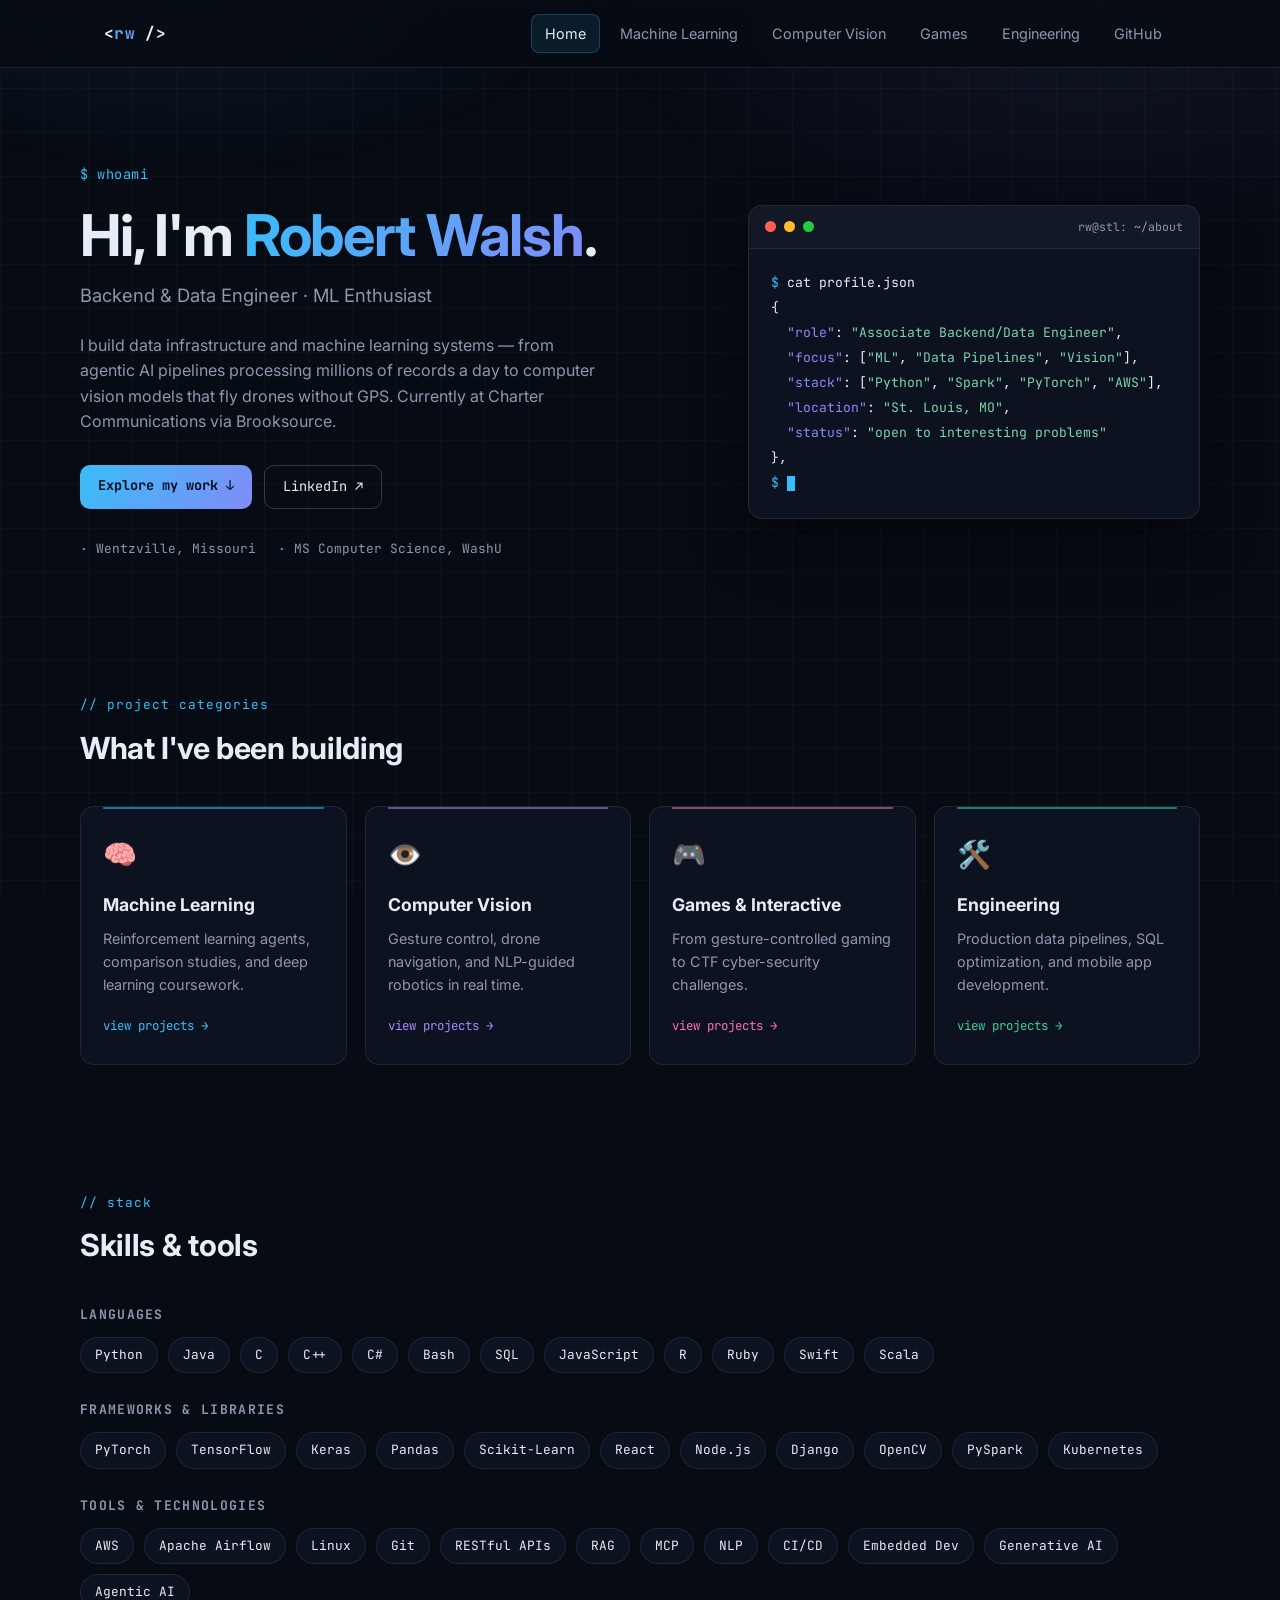
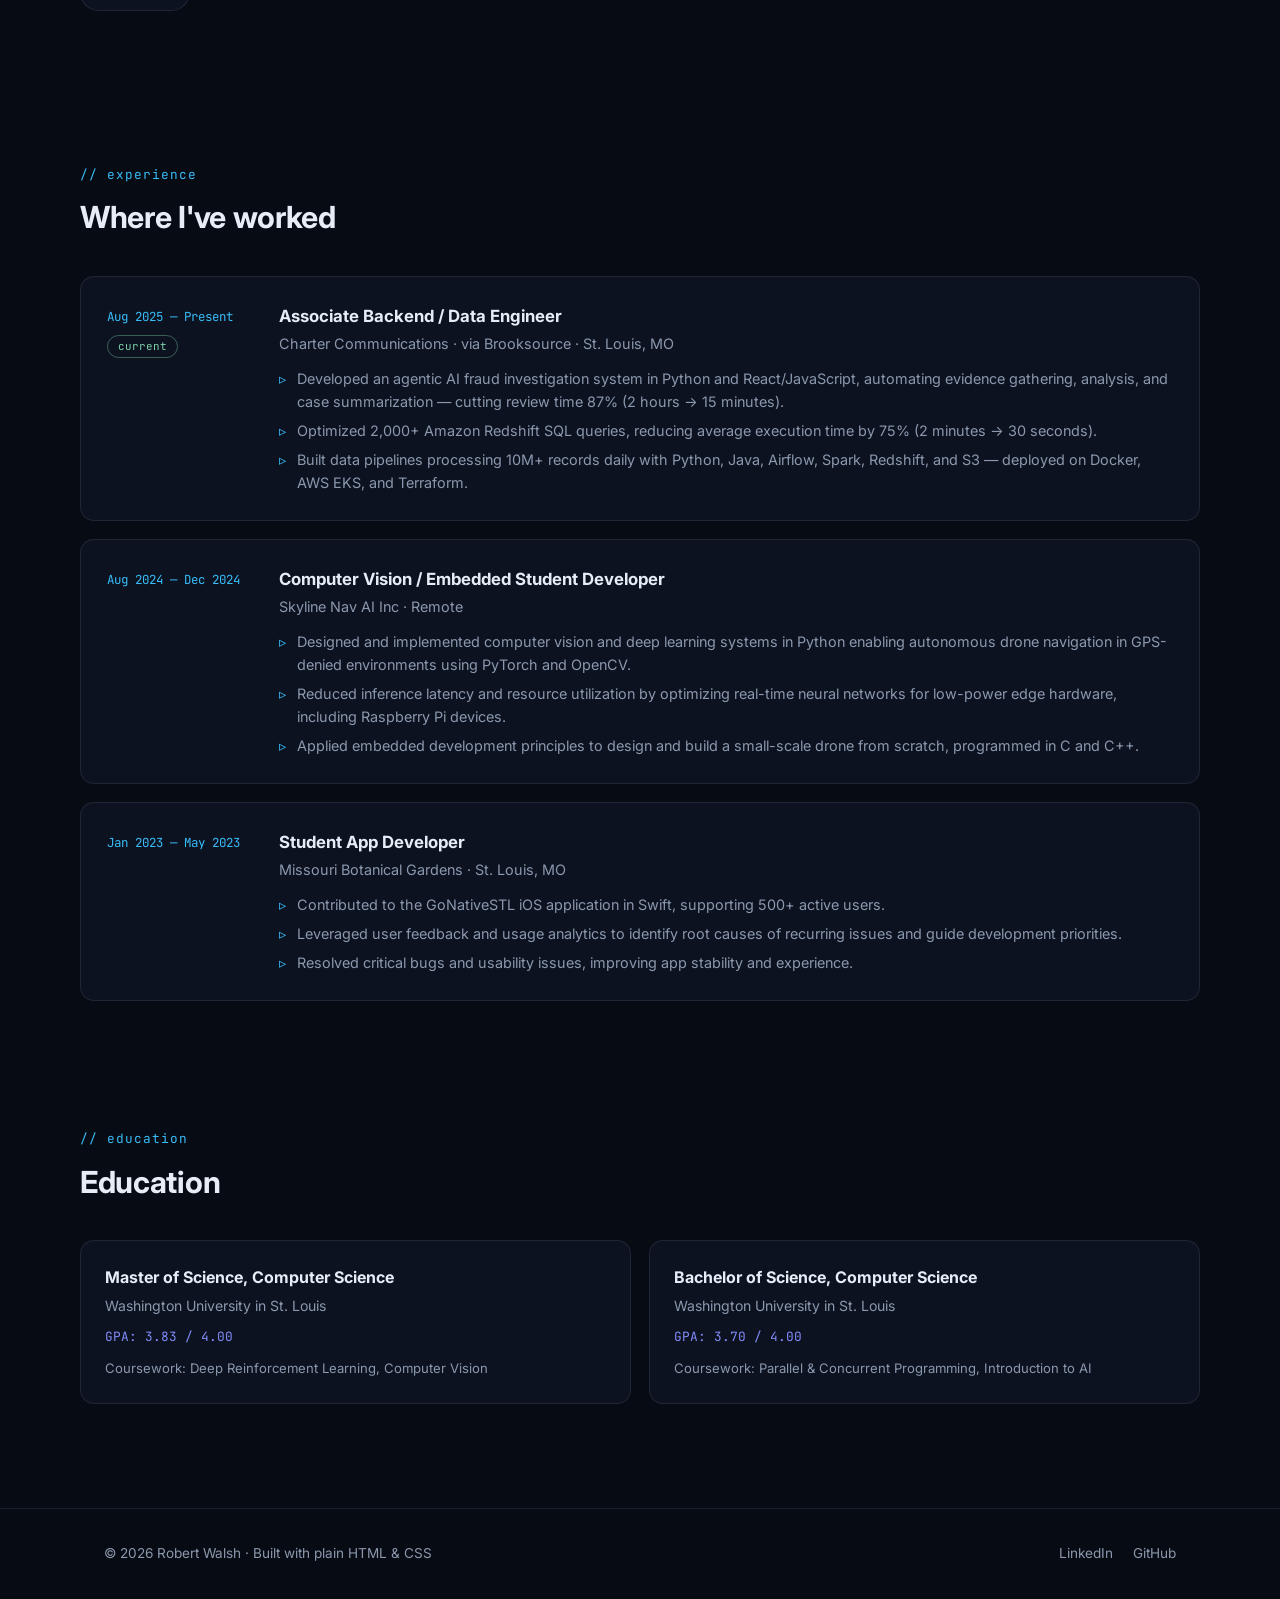
<file: index.html>
<!DOCTYPE html>
<html lang="en">
<head>
  <meta charset="UTF-8" />
  <meta name="viewport" content="width=device-width, initial-scale=1.0" />
  <title>Robert Walsh — Backend, Data &amp; ML Engineer</title>
  <meta name="description" content="Personal website of Robert Walsh — backend & data engineer with a focus on machine learning, computer vision, and embedded systems." />
  <link rel="preconnect" href="https://fonts.googleapis.com" />
  <link rel="preconnect" href="https://fonts.gstatic.com" crossorigin />
  <link href="https://fonts.googleapis.com/css2?family=Inter:wght@400;500;600;700&family=JetBrains+Mono:wght@400;500;700&display=swap" rel="stylesheet" />
  <link rel="stylesheet" href="css/style.css" />
</head>
<body>

  <!-- ================= Header / Nav ================= -->
  <header class="nav">
    <div class="nav-inner">
      <a href="index.html" class="logo">&lt;<span class="logo-accent">rw</span> /&gt;</a>
      <button class="nav-toggle" aria-label="Toggle navigation" aria-expanded="false">☰</button>
      <nav class="nav-links">
        <a href="index.html" class="active">Home</a>
        <a href="machine-learning.html">Machine Learning</a>
        <a href="computer-vision.html">Computer Vision</a>
        <a href="games.html">Games</a>
        <a href="engineering.html">Engineering</a>
        <a href="https://github.com/rwalsh7231" target="_blank" rel="noopener">GitHub</a>
      </nav>
    </div>
  </header>

  <main>
    <!-- ================= Hero ================= -->
    <section class="hero container">
      <div>
        <p class="hero-label">$ whoami</p>
        <h1>Hi, I'm <span class="gradient">Robert Walsh</span>.</h1>
        <p class="hero-role">Backend &amp; Data Engineer · ML Enthusiast</p>
        <p class="desc">
          I build data infrastructure and machine learning systems — from agentic AI
          pipelines processing millions of records a day to computer vision models that
          fly drones without GPS. Currently at Charter Communications via Brooksource.
        </p>
        <div class="hero-actions">
          <a class="btn btn-primary" href="#projects">Explore my work ↓</a>
          <a class="btn" href="https://www.linkedin.com/in/robjwalsh" target="_blank" rel="noopener">LinkedIn ↗</a>
        </div>
        <div class="hero-meta">
          <span>Wentzville, Missouri</span>
          <span>MS Computer Science, WashU</span>
        </div>
      </div>

      <div class="terminal">
        <div class="terminal-bar">
          <span class="dot"></span><span class="dot"></span><span class="dot"></span>
          <span class="title">rw@stl: ~/about</span>
        </div>
        <div class="terminal-body">
          <div><span class="t-prompt">$</span> cat profile.json</div>
          <div>{</div>
          <div>&nbsp;&nbsp;<span class="t-key">"role"</span>: <span class="t-val">"Associate Backend/Data Engineer"</span>,</div>
          <div>&nbsp;&nbsp;<span class="t-key">"focus"</span>: [<span class="t-val">"ML"</span>, <span class="t-val">"Data Pipelines"</span>, <span class="t-val">"Vision"</span>],</div>
          <div>&nbsp;&nbsp;<span class="t-key">"stack"</span>: [<span class="t-val">"Python"</span>, <span class="t-val">"Spark"</span>, <span class="t-val">"PyTorch"</span>, <span class="t-val">"AWS"</span>],</div>
          <div>&nbsp;&nbsp;<span class="t-key">"location"</span>: <span class="t-val">"St. Louis, MO"</span>,</div>
          <div>&nbsp;&nbsp;<span class="t-key">"status"</span>: <span class="t-val">"open to interesting problems"</span></div>
          <div>},</div>
          <div><span class="t-prompt">$</span> <span class="t-cursor"></span></div>
        </div>
      </div>
    </section>

    <!-- ================= Project categories ================= -->
    <section class="section container" id="projects">
      <div class="section-head">
        <p class="section-label">// project categories</p>
        <h2>What I've been building</h2>
      </div>
      <div class="category-grid">
        <a class="category-card reveal" style="--cat:#38bdf8" href="machine-learning.html">
          <span class="icon">🧠</span>
          <h3>Machine Learning</h3>
          <p>Reinforcement learning agents, comparison studies, and deep learning coursework.</p>
          <span class="go">view projects →</span>
        </a>
        <a class="category-card reveal" style="--cat:#a78bfa" href="computer-vision.html">
          <span class="icon">👁️</span>
          <h3>Computer Vision</h3>
          <p>Gesture control, drone navigation, and NLP-guided robotics in real time.</p>
          <span class="go">view projects →</span>
        </a>
        <a class="category-card reveal" style="--cat:#f472b6" href="games.html">
          <span class="icon">🎮</span>
          <h3>Games &amp; Interactive</h3>
          <p>From gesture-controlled gaming to CTF cyber-security challenges.</p>
          <span class="go">view projects →</span>
        </a>
        <a class="category-card reveal" style="--cat:#34d399" href="engineering.html">
          <span class="icon">🛠️</span>
          <h3>Engineering</h3>
          <p>Production data pipelines, SQL optimization, and mobile app development.</p>
          <span class="go">view projects →</span>
        </a>
      </div>
    </section>

    <!-- ================= Skills ================= -->
    <section class="section container">
      <div class="section-head">
        <p class="section-label">// stack</p>
        <h2>Skills &amp; tools</h2>
      </div>
      <div class="reveal">
        <div class="skill-group">
          <h3>Languages</h3>
          <div class="chips">
            <span class="chip">Python</span><span class="chip">Java</span><span class="chip">C</span>
            <span class="chip">C++</span><span class="chip">C#</span><span class="chip">Bash</span>
            <span class="chip">SQL</span><span class="chip">JavaScript</span><span class="chip">R</span>
            <span class="chip">Ruby</span><span class="chip">Swift</span><span class="chip">Scala</span>
          </div>
        </div>
        <div class="skill-group">
          <h3>Frameworks &amp; Libraries</h3>
          <div class="chips">
            <span class="chip">PyTorch</span><span class="chip">TensorFlow</span><span class="chip">Keras</span>
            <span class="chip">Pandas</span><span class="chip">Scikit-Learn</span><span class="chip">React</span>
            <span class="chip">Node.js</span><span class="chip">Django</span><span class="chip">OpenCV</span>
            <span class="chip">PySpark</span><span class="chip">Kubernetes</span>
          </div>
        </div>
        <div class="skill-group">
          <h3>Tools &amp; Technologies</h3>
          <div class="chips">
            <span class="chip">AWS</span><span class="chip">Apache Airflow</span><span class="chip">Linux</span>
            <span class="chip">Git</span><span class="chip">RESTful APIs</span><span class="chip">RAG</span>
            <span class="chip">MCP</span><span class="chip">NLP</span><span class="chip">CI/CD</span>
            <span class="chip">Embedded Dev</span><span class="chip">Generative AI</span><span class="chip">Agentic AI</span>
          </div>
        </div>
      </div>
    </section>

    <!-- ================= Experience ================= -->
    <section class="section container">
      <div class="section-head">
        <p class="section-label">// experience</p>
        <h2>Where I've worked</h2>
      </div>
      <div class="exp-list">
        <article class="exp-card reveal">
          <div class="exp-date">
            Aug 2025 — Present
            <br /><span class="current">current</span>
          </div>
          <div>
            <h3>Associate Backend / Data Engineer</h3>
            <p class="exp-company">Charter Communications · via Brooksource · St. Louis, MO</p>
            <ul>
              <li>Developed an agentic AI fraud investigation system in Python and React/JavaScript, automating evidence gathering, analysis, and case summarization — cutting review time 87% (2 hours → 15 minutes).</li>
              <li>Optimized 2,000+ Amazon Redshift SQL queries, reducing average execution time by 75% (2 minutes → 30 seconds).</li>
              <li>Built data pipelines processing 10M+ records daily with Python, Java, Airflow, Spark, Redshift, and S3 — deployed on Docker, AWS EKS, and Terraform.</li>
            </ul>
          </div>
        </article>

        <article class="exp-card reveal">
          <div class="exp-date">Aug 2024 — Dec 2024</div>
          <div>
            <h3>Computer Vision / Embedded Student Developer</h3>
            <p class="exp-company">Skyline Nav AI Inc · Remote</p>
            <ul>
              <li>Designed and implemented computer vision and deep learning systems in Python enabling autonomous drone navigation in GPS-denied environments using PyTorch and OpenCV.</li>
              <li>Reduced inference latency and resource utilization by optimizing real-time neural networks for low-power edge hardware, including Raspberry Pi devices.</li>
              <li>Applied embedded development principles to design and build a small-scale drone from scratch, programmed in C and C++.</li>
            </ul>
          </div>
        </article>

        <article class="exp-card reveal">
          <div class="exp-date">Jan 2023 — May 2023</div>
          <div>
            <h3>Student App Developer</h3>
            <p class="exp-company">Missouri Botanical Gardens · St. Louis, MO</p>
            <ul>
              <li>Contributed to the GoNativeSTL iOS application in Swift, supporting 500+ active users.</li>
              <li>Leveraged user feedback and usage analytics to identify root causes of recurring issues and guide development priorities.</li>
              <li>Resolved critical bugs and usability issues, improving app stability and experience.</li>
            </ul>
          </div>
        </article>
      </div>
    </section>

    <!-- ================= Education ================= -->
    <section class="section container">
      <div class="section-head">
        <p class="section-label">// education</p>
        <h2>Education</h2>
      </div>
      <div class="edu-grid">
        <div class="edu-card reveal">
          <h3>Master of Science, Computer Science</h3>
          <p class="school">Washington University in St. Louis</p>
          <p class="gpa">GPA: 3.83 / 4.00</p>
          <p class="courses">Coursework: Deep Reinforcement Learning, Computer Vision</p>
        </div>
        <div class="edu-card reveal">
          <h3>Bachelor of Science, Computer Science</h3>
          <p class="school">Washington University in St. Louis</p>
          <p class="gpa">GPA: 3.70 / 4.00</p>
          <p class="courses">Coursework: Parallel &amp; Concurrent Programming, Introduction to AI</p>
        </div>
      </div>
    </section>
  </main>

  <!-- ================= Footer ================= -->
  <footer class="footer">
    <div class="container footer-inner">
      <span>© 2026 Robert Walsh · Built with plain HTML &amp; CSS</span>
      <div class="footer-links">
        <a href="https://www.linkedin.com/in/robjwalsh" target="_blank" rel="noopener">LinkedIn</a>
        <a href="https://github.com/rwalsh7231" target="_blank" rel="noopener">GitHub</a>
      </div>
    </div>
  </footer>

  <script src="js/main.js"></script>
</body>
</html>
</file>
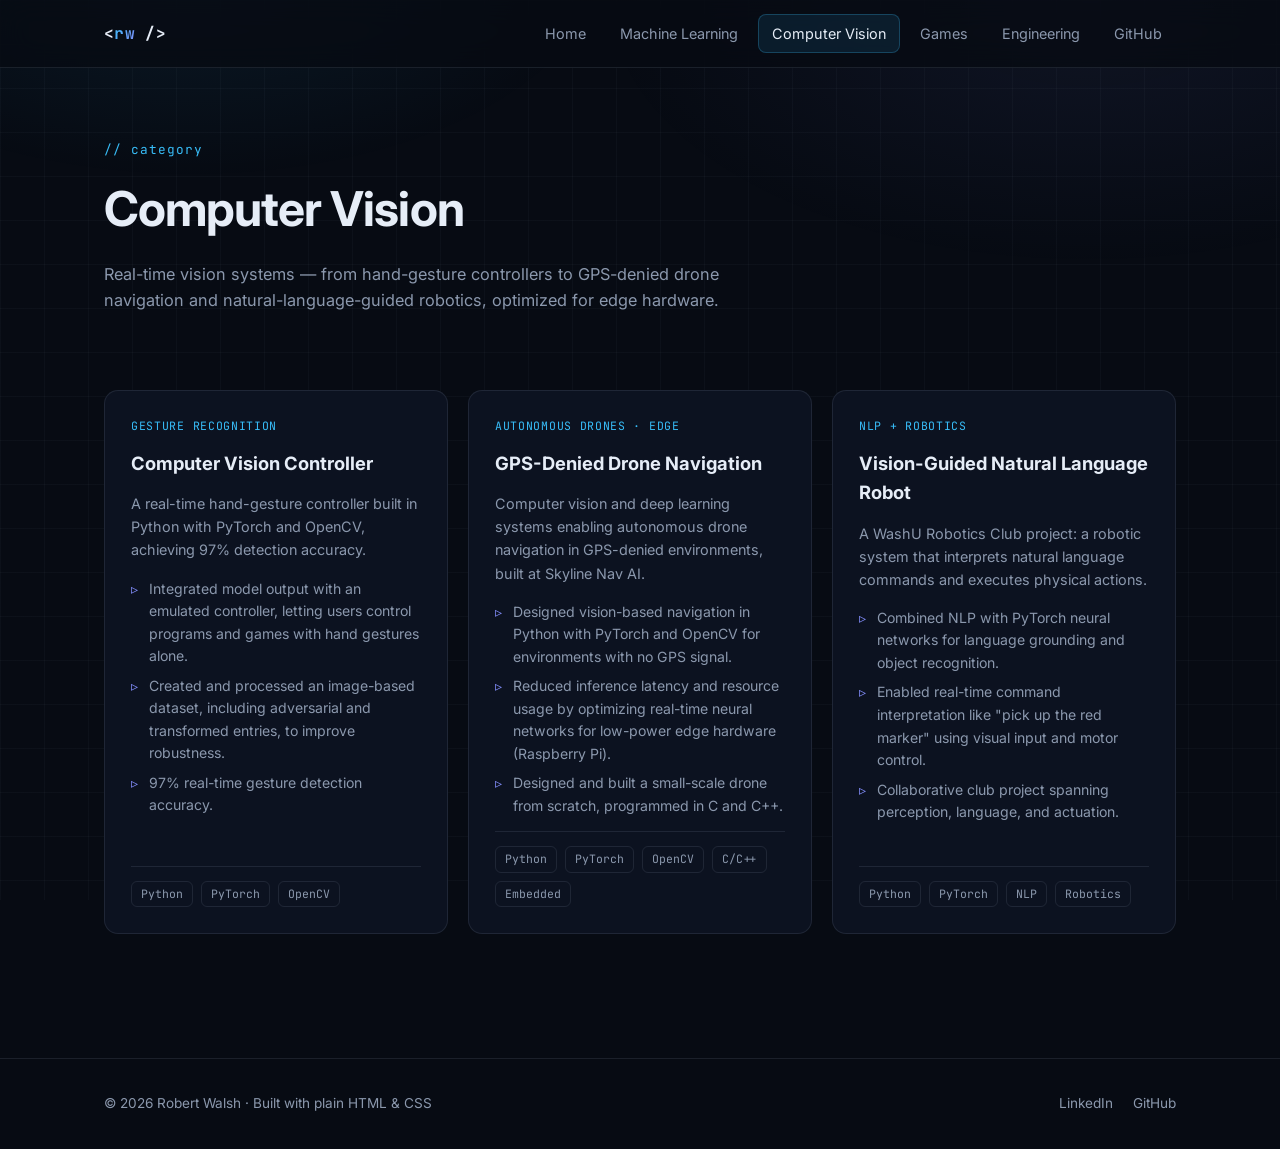
<file: computer-vision.html>
<!DOCTYPE html>
<html lang="en">
<head>
  <meta charset="UTF-8" />
  <meta name="viewport" content="width=device-width, initial-scale=1.0" />
  <title>Computer Vision — Robert Walsh</title>
  <meta name="description" content="Computer vision and robotics projects by Robert Walsh: gesture control, drone navigation, and NLP-guided robots." />
  <link rel="preconnect" href="https://fonts.googleapis.com" />
  <link rel="preconnect" href="https://fonts.gstatic.com" crossorigin />
  <link href="https://fonts.googleapis.com/css2?family=Inter:wght@400;500;600;700&family=JetBrains+Mono:wght@400;500;700&display=swap" rel="stylesheet" />
  <link rel="stylesheet" href="css/style.css" />
</head>
<body>

  <!-- ================= Header / Nav ================= -->
  <header class="nav">
    <div class="nav-inner">
      <a href="index.html" class="logo">&lt;<span class="logo-accent">rw</span> /&gt;</a>
      <button class="nav-toggle" aria-label="Toggle navigation" aria-expanded="false">☰</button>
      <nav class="nav-links">
        <a href="index.html">Home</a>
        <a href="machine-learning.html">Machine Learning</a>
        <a href="computer-vision.html" class="active">Computer Vision</a>
        <a href="games.html">Games</a>
        <a href="engineering.html">Engineering</a>
        <a href="https://github.com/rwalsh7231" target="_blank" rel="noopener">GitHub</a>
      </nav>
    </div>
  </header>

  <main class="container">
    <div class="page-header">
      <p class="section-label">// category</p>
      <h1>Computer Vision</h1>
      <p class="lede">
        Real-time vision systems — from hand-gesture controllers to GPS-denied
        drone navigation and natural-language-guided robotics, optimized for
        edge hardware.
      </p>
    </div>

    <section class="section">
      <div class="project-grid">
        <article class="project-card reveal">
          <span class="p-tag">GESTURE RECOGNITION</span>
          <h3>Computer Vision Controller</h3>
          <p class="p-desc">
            A real-time hand-gesture controller built in Python with PyTorch and
            OpenCV, achieving 97% detection accuracy.
          </p>
          <ul>
            <li>Integrated model output with an emulated controller, letting users control programs and games with hand gestures alone.</li>
            <li>Created and processed an image-based dataset, including adversarial and transformed entries, to improve robustness.</li>
            <li>97% real-time gesture detection accuracy.</li>
          </ul>
          <div class="p-tech">
            <span>Python</span><span>PyTorch</span><span>OpenCV</span>
          </div>
        </article>

        <article class="project-card reveal">
          <span class="p-tag">AUTONOMOUS DRONES · EDGE</span>
          <h3>GPS-Denied Drone Navigation</h3>
          <p class="p-desc">
            Computer vision and deep learning systems enabling autonomous drone
            navigation in GPS-denied environments, built at Skyline Nav AI.
          </p>
          <ul>
            <li>Designed vision-based navigation in Python with PyTorch and OpenCV for environments with no GPS signal.</li>
            <li>Reduced inference latency and resource usage by optimizing real-time neural networks for low-power edge hardware (Raspberry Pi).</li>
            <li>Designed and built a small-scale drone from scratch, programmed in C and C++.</li>
          </ul>
          <div class="p-tech">
            <span>Python</span><span>PyTorch</span><span>OpenCV</span><span>C/C++</span><span>Embedded</span>
          </div>
        </article>

        <article class="project-card reveal">
          <span class="p-tag">NLP + ROBOTICS</span>
          <h3>Vision-Guided Natural Language Robot</h3>
          <p class="p-desc">
            A WashU Robotics Club project: a robotic system that interprets
            natural language commands and executes physical actions.
          </p>
          <ul>
            <li>Combined NLP with PyTorch neural networks for language grounding and object recognition.</li>
            <li>Enabled real-time command interpretation like "pick up the red marker" using visual input and motor control.</li>
            <li>Collaborative club project spanning perception, language, and actuation.</li>
          </ul>
          <div class="p-tech">
            <span>Python</span><span>PyTorch</span><span>NLP</span><span>Robotics</span>
          </div>
        </article>
      </div>
    </section>
  </main>

  <!-- ================= Footer ================= -->
  <footer class="footer">
    <div class="container footer-inner">
      <span>© 2026 Robert Walsh · Built with plain HTML &amp; CSS</span>
      <div class="footer-links">
        <a href="https://www.linkedin.com/in/robjwalsh" target="_blank" rel="noopener">LinkedIn</a>
        <a href="https://github.com/rwalsh7231" target="_blank" rel="noopener">GitHub</a>
      </div>
    </div>
  </footer>

  <script src="js/main.js"></script>
</body>
</html>
</file>
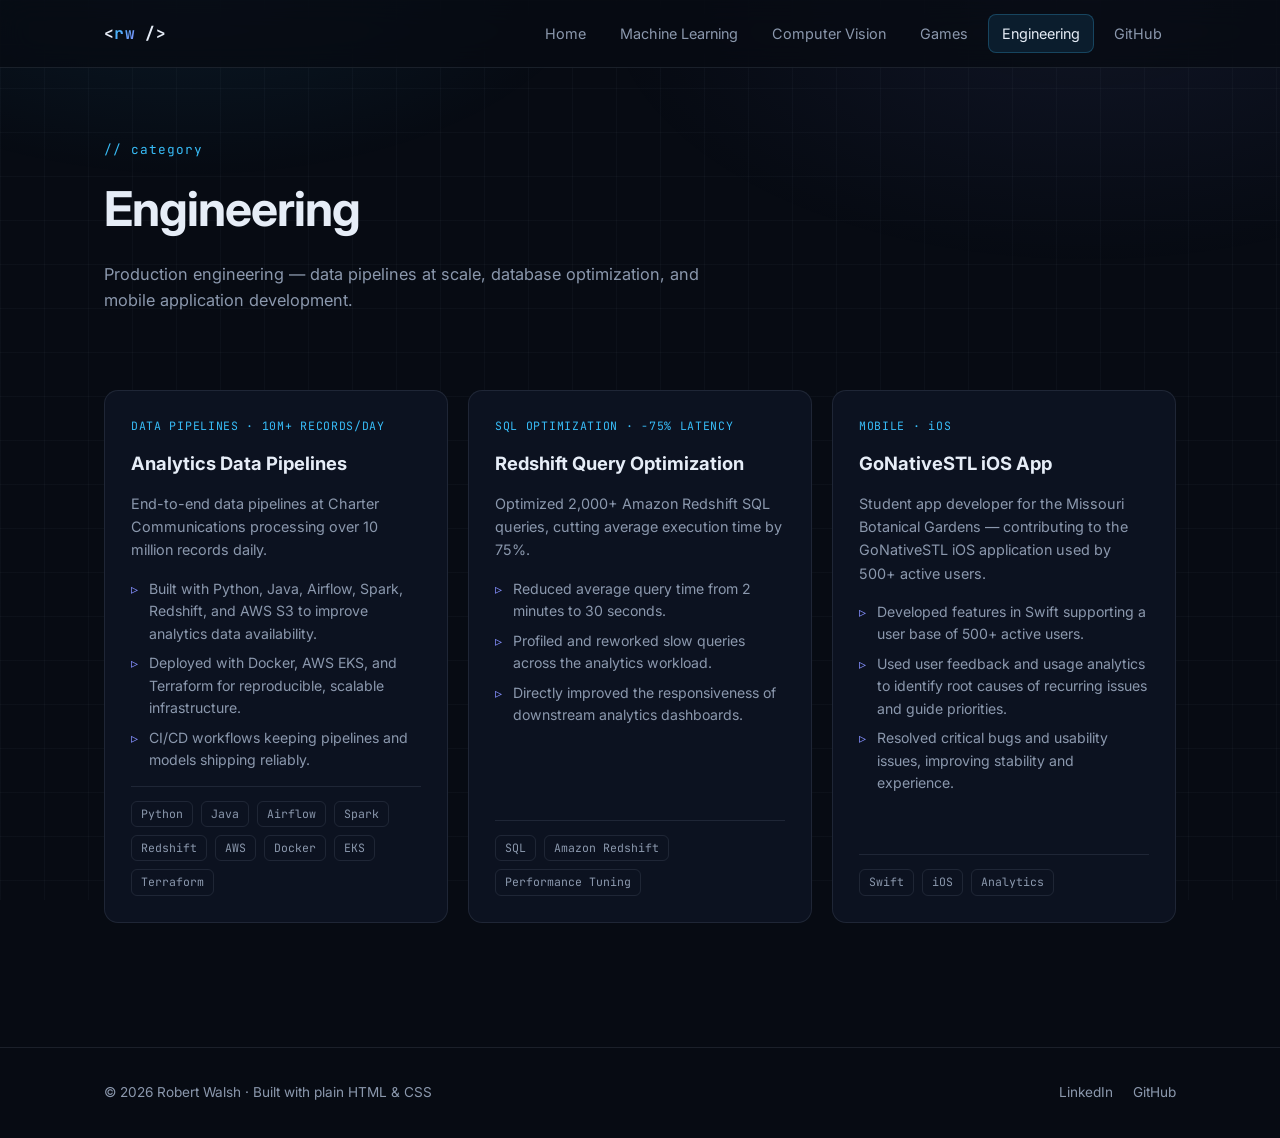
<file: engineering.html>
<!DOCTYPE html>
<html lang="en">
<head>
  <meta charset="UTF-8" />
  <meta name="viewport" content="width=device-width, initial-scale=1.0" />
  <title>Engineering — Robert Walsh</title>
  <meta name="description" content="Engineering projects by Robert Walsh: data pipelines, SQL optimization, and mobile app development." />
  <link rel="preconnect" href="https://fonts.googleapis.com" />
  <link rel="preconnect" href="https://fonts.gstatic.com" crossorigin />
  <link href="https://fonts.googleapis.com/css2?family=Inter:wght@400;500;600;700&family=JetBrains+Mono:wght@400;500;700&display=swap" rel="stylesheet" />
  <link rel="stylesheet" href="css/style.css" />
</head>
<body>

  <!-- ================= Header / Nav ================= -->
  <header class="nav">
    <div class="nav-inner">
      <a href="index.html" class="logo">&lt;<span class="logo-accent">rw</span> /&gt;</a>
      <button class="nav-toggle" aria-label="Toggle navigation" aria-expanded="false">☰</button>
      <nav class="nav-links">
        <a href="index.html">Home</a>
        <a href="machine-learning.html">Machine Learning</a>
        <a href="computer-vision.html">Computer Vision</a>
        <a href="games.html">Games</a>
        <a href="engineering.html" class="active">Engineering</a>
        <a href="https://github.com/rwalsh7231" target="_blank" rel="noopener">GitHub</a>
      </nav>
    </div>
  </header>

  <main class="container">
    <div class="page-header">
      <p class="section-label">// category</p>
      <h1>Engineering</h1>
      <p class="lede">
        Production engineering — data pipelines at scale, database optimization,
        and mobile application development.
      </p>
    </div>

    <section class="section">
      <div class="project-grid">
        <article class="project-card reveal">
          <span class="p-tag">DATA PIPELINES · 10M+ RECORDS/DAY</span>
          <h3>Analytics Data Pipelines</h3>
          <p class="p-desc">
            End-to-end data pipelines at Charter Communications processing over
            10 million records daily.
          </p>
          <ul>
            <li>Built with Python, Java, Airflow, Spark, Redshift, and AWS S3 to improve analytics data availability.</li>
            <li>Deployed with Docker, AWS EKS, and Terraform for reproducible, scalable infrastructure.</li>
            <li>CI/CD workflows keeping pipelines and models shipping reliably.</li>
          </ul>
          <div class="p-tech">
            <span>Python</span><span>Java</span><span>Airflow</span><span>Spark</span><span>Redshift</span><span>AWS</span><span>Docker</span><span>EKS</span><span>Terraform</span>
          </div>
        </article>

        <article class="project-card reveal">
          <span class="p-tag">SQL OPTIMIZATION · −75% LATENCY</span>
          <h3>Redshift Query Optimization</h3>
          <p class="p-desc">
            Optimized 2,000+ Amazon Redshift SQL queries, cutting average
            execution time by 75%.
          </p>
          <ul>
            <li>Reduced average query time from 2 minutes to 30 seconds.</li>
            <li>Profiled and reworked slow queries across the analytics workload.</li>
            <li>Directly improved the responsiveness of downstream analytics dashboards.</li>
          </ul>
          <div class="p-tech">
            <span>SQL</span><span>Amazon Redshift</span><span>Performance Tuning</span>
          </div>
        </article>

        <article class="project-card reveal">
          <span class="p-tag">MOBILE · iOS</span>
          <h3>GoNativeSTL iOS App</h3>
          <p class="p-desc">
            Student app developer for the Missouri Botanical Gardens — contributing
            to the GoNativeSTL iOS application used by 500+ active users.
          </p>
          <ul>
            <li>Developed features in Swift supporting a user base of 500+ active users.</li>
            <li>Used user feedback and usage analytics to identify root causes of recurring issues and guide priorities.</li>
            <li>Resolved critical bugs and usability issues, improving stability and experience.</li>
          </ul>
          <div class="p-tech">
            <span>Swift</span><span>iOS</span><span>Analytics</span>
          </div>
        </article>
      </div>
    </section>
  </main>

  <!-- ================= Footer ================= -->
  <footer class="footer">
    <div class="container footer-inner">
      <span>© 2026 Robert Walsh · Built with plain HTML &amp; CSS</span>
      <div class="footer-links">
        <a href="https://www.linkedin.com/in/robjwalsh" target="_blank" rel="noopener">LinkedIn</a>
        <a href="https://github.com/rwalsh7231" target="_blank" rel="noopener">GitHub</a>
      </div>
    </div>
  </footer>

  <script src="js/main.js"></script>
</body>
</html>
</file>
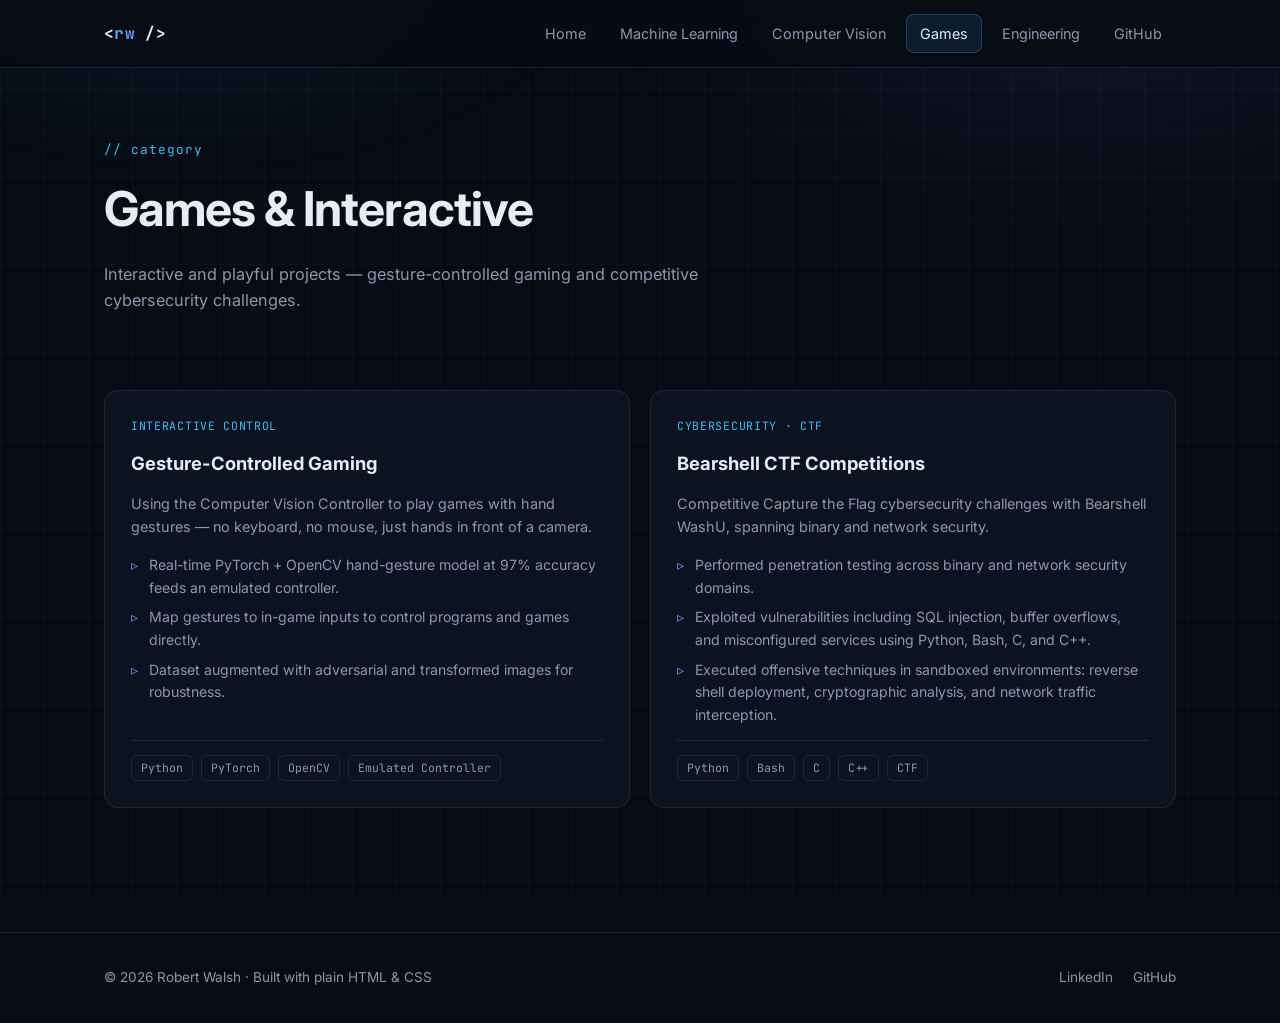
<file: games.html>
<!DOCTYPE html>
<html lang="en">
<head>
  <meta charset="UTF-8" />
  <meta name="viewport" content="width=device-width, initial-scale=1.0" />
  <title>Games &amp; Interactive — Robert Walsh</title>
  <meta name="description" content="Games, interactive projects, and cybersecurity challenges by Robert Walsh." />
  <link rel="preconnect" href="https://fonts.googleapis.com" />
  <link rel="preconnect" href="https://fonts.gstatic.com" crossorigin />
  <link href="https://fonts.googleapis.com/css2?family=Inter:wght@400;500;600;700&family=JetBrains+Mono:wght@400;500;700&display=swap" rel="stylesheet" />
  <link rel="stylesheet" href="css/style.css" />
</head>
<body>

  <!-- ================= Header / Nav ================= -->
  <header class="nav">
    <div class="nav-inner">
      <a href="index.html" class="logo">&lt;<span class="logo-accent">rw</span> /&gt;</a>
      <button class="nav-toggle" aria-label="Toggle navigation" aria-expanded="false">☰</button>
      <nav class="nav-links">
        <a href="index.html">Home</a>
        <a href="machine-learning.html">Machine Learning</a>
        <a href="computer-vision.html">Computer Vision</a>
        <a href="games.html" class="active">Games</a>
        <a href="engineering.html">Engineering</a>
        <a href="https://github.com/rwalsh7231" target="_blank" rel="noopener">GitHub</a>
      </nav>
    </div>
  </header>

  <main class="container">
    <div class="page-header">
      <p class="section-label">// category</p>
      <h1>Games &amp; Interactive</h1>
      <p class="lede">
        Interactive and playful projects — gesture-controlled gaming and
        competitive cybersecurity challenges.
      </p>
    </div>

    <section class="section">
      <div class="project-grid">
        <article class="project-card reveal">
          <span class="p-tag">INTERACTIVE CONTROL</span>
          <h3>Gesture-Controlled Gaming</h3>
          <p class="p-desc">
            Using the Computer Vision Controller to play games with hand
            gestures — no keyboard, no mouse, just hands in front of a camera.
          </p>
          <ul>
            <li>Real-time PyTorch + OpenCV hand-gesture model at 97% accuracy feeds an emulated controller.</li>
            <li>Map gestures to in-game inputs to control programs and games directly.</li>
            <li>Dataset augmented with adversarial and transformed images for robustness.</li>
          </ul>
          <div class="p-tech">
            <span>Python</span><span>PyTorch</span><span>OpenCV</span><span>Emulated Controller</span>
          </div>
        </article>

        <article class="project-card reveal">
          <span class="p-tag">CYBERSECURITY · CTF</span>
          <h3>Bearshell CTF Competitions</h3>
          <p class="p-desc">
            Competitive Capture the Flag cybersecurity challenges with Bearshell
            WashU, spanning binary and network security.
          </p>
          <ul>
            <li>Performed penetration testing across binary and network security domains.</li>
            <li>Exploited vulnerabilities including SQL injection, buffer overflows, and misconfigured services using Python, Bash, C, and C++.</li>
            <li>Executed offensive techniques in sandboxed environments: reverse shell deployment, cryptographic analysis, and network traffic interception.</li>
          </ul>
          <div class="p-tech">
            <span>Python</span><span>Bash</span><span>C</span><span>C++</span><span>CTF</span>
          </div>
        </article>
      </div>
    </section>
  </main>

  <!-- ================= Footer ================= -->
  <footer class="footer">
    <div class="container footer-inner">
      <span>© 2026 Robert Walsh · Built with plain HTML &amp; CSS</span>
      <div class="footer-links">
        <a href="https://www.linkedin.com/in/robjwalsh" target="_blank" rel="noopener">LinkedIn</a>
        <a href="https://github.com/rwalsh7231" target="_blank" rel="noopener">GitHub</a>
      </div>
    </div>
  </footer>

  <script src="js/main.js"></script>
</body>
</html>
</file>
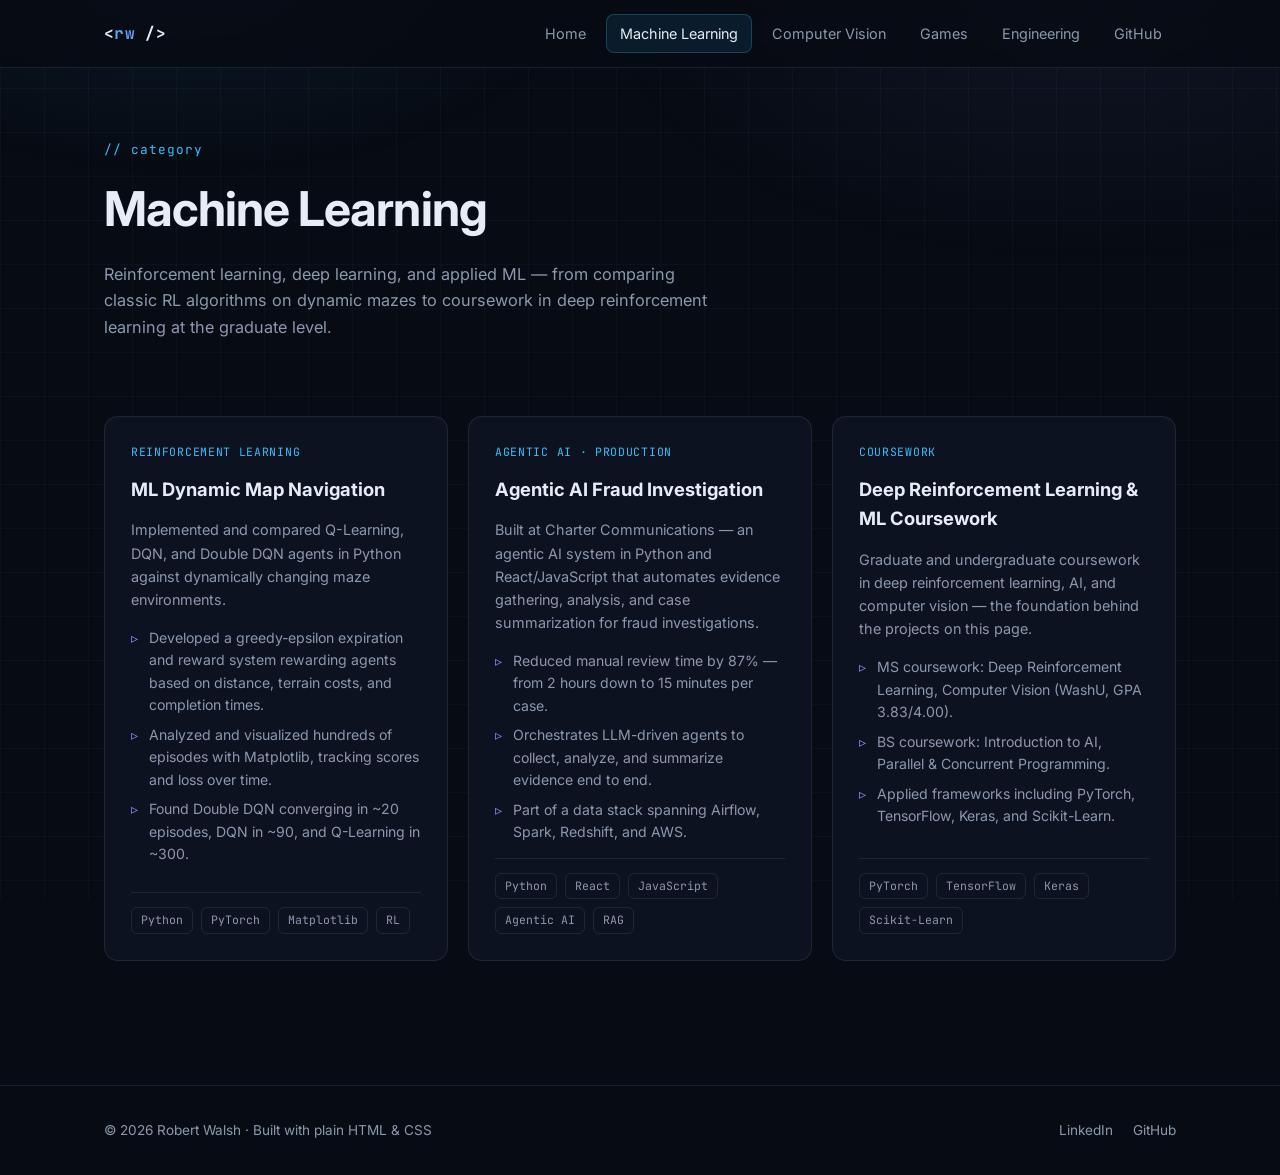
<file: machine-learning.html>
<!DOCTYPE html>
<html lang="en">
<head>
  <meta charset="UTF-8" />
  <meta name="viewport" content="width=device-width, initial-scale=1.0" />
  <title>Machine Learning — Robert Walsh</title>
  <meta name="description" content="Machine learning projects by Robert Walsh: reinforcement learning agents, deep learning, and ML coursework." />
  <link rel="preconnect" href="https://fonts.googleapis.com" />
  <link rel="preconnect" href="https://fonts.gstatic.com" crossorigin />
  <link href="https://fonts.googleapis.com/css2?family=Inter:wght@400;500;600;700&family=JetBrains+Mono:wght@400;500;700&display=swap" rel="stylesheet" />
  <link rel="stylesheet" href="css/style.css" />
</head>
<body>

  <!-- ================= Header / Nav ================= -->
  <header class="nav">
    <div class="nav-inner">
      <a href="index.html" class="logo">&lt;<span class="logo-accent">rw</span> /&gt;</a>
      <button class="nav-toggle" aria-label="Toggle navigation" aria-expanded="false">☰</button>
      <nav class="nav-links">
        <a href="index.html">Home</a>
        <a href="machine-learning.html" class="active">Machine Learning</a>
        <a href="computer-vision.html">Computer Vision</a>
        <a href="games.html">Games</a>
        <a href="engineering.html">Engineering</a>
        <a href="https://github.com/rwalsh7231" target="_blank" rel="noopener">GitHub</a>
      </nav>
    </div>
  </header>

  <main class="container">
    <div class="page-header">
      <p class="section-label">// category</p>
      <h1>Machine Learning</h1>
      <p class="lede">
        Reinforcement learning, deep learning, and applied ML — from comparing
        classic RL algorithms on dynamic mazes to coursework in deep
        reinforcement learning at the graduate level.
      </p>
    </div>

    <section class="section">
      <div class="project-grid">
        <article class="project-card reveal">
          <span class="p-tag">REINFORCEMENT LEARNING</span>
          <h3>ML Dynamic Map Navigation</h3>
          <p class="p-desc">
            Implemented and compared Q-Learning, DQN, and Double DQN agents in
            Python against dynamically changing maze environments.
          </p>
          <ul>
            <li>Developed a greedy-epsilon expiration and reward system rewarding agents based on distance, terrain costs, and completion times.</li>
            <li>Analyzed and visualized hundreds of episodes with Matplotlib, tracking scores and loss over time.</li>
            <li>Found Double DQN converging in ~20 episodes, DQN in ~90, and Q-Learning in ~300.</li>
          </ul>
          <div class="p-tech">
            <span>Python</span><span>PyTorch</span><span>Matplotlib</span><span>RL</span>
          </div>
        </article>

        <article class="project-card reveal">
          <span class="p-tag">AGENTIC AI · PRODUCTION</span>
          <h3>Agentic AI Fraud Investigation</h3>
          <p class="p-desc">
            Built at Charter Communications — an agentic AI system in Python and
            React/JavaScript that automates evidence gathering, analysis, and
            case summarization for fraud investigations.
          </p>
          <ul>
            <li>Reduced manual review time by 87% — from 2 hours down to 15 minutes per case.</li>
            <li>Orchestrates LLM-driven agents to collect, analyze, and summarize evidence end to end.</li>
            <li>Part of a data stack spanning Airflow, Spark, Redshift, and AWS.</li>
          </ul>
          <div class="p-tech">
            <span>Python</span><span>React</span><span>JavaScript</span><span>Agentic AI</span><span>RAG</span>
          </div>
        </article>

        <article class="project-card reveal">
          <span class="p-tag">COURSEWORK</span>
          <h3>Deep Reinforcement Learning &amp; ML Coursework</h3>
          <p class="p-desc">
            Graduate and undergraduate coursework in deep reinforcement learning,
            AI, and computer vision — the foundation behind the projects on this page.
          </p>
          <ul>
            <li>MS coursework: Deep Reinforcement Learning, Computer Vision (WashU, GPA 3.83/4.00).</li>
            <li>BS coursework: Introduction to AI, Parallel &amp; Concurrent Programming.</li>
            <li>Applied frameworks including PyTorch, TensorFlow, Keras, and Scikit-Learn.</li>
          </ul>
          <div class="p-tech">
            <span>PyTorch</span><span>TensorFlow</span><span>Keras</span><span>Scikit-Learn</span>
          </div>
        </article>
      </div>
    </section>
  </main>

  <!-- ================= Footer ================= -->
  <footer class="footer">
    <div class="container footer-inner">
      <span>© 2026 Robert Walsh · Built with plain HTML &amp; CSS</span>
      <div class="footer-links">
        <a href="https://www.linkedin.com/in/robjwalsh" target="_blank" rel="noopener">LinkedIn</a>
        <a href="https://github.com/rwalsh7231" target="_blank" rel="noopener">GitHub</a>
      </div>
    </div>
  </footer>

  <script src="js/main.js"></script>
</body>
</html>
</file>
<file: css/style.css>
/* ============================================================
   Robert Walsh — Personal Website
   Dark technical theme with accent gradients
   ============================================================ */

:root {
  --bg: #070b13;
  --surface: #0c1220;
  --surface-2: #101828;
  --border: rgba(148, 163, 184, 0.14);
  --border-strong: rgba(148, 163, 184, 0.3);
  --text: #e6edf7;
  --muted: #8b98ad;
  --accent: #38bdf8;
  --accent-2: #818cf8;
  --gradient: linear-gradient(120deg, #38bdf8 0%, #818cf8 100%);
  --font-sans: "Inter", system-ui, -apple-system, "Segoe UI", Roboto, sans-serif;
  --font-mono: "JetBrains Mono", ui-monospace, "SF Mono", "Cascadia Code", monospace;
  --radius: 14px;
  --maxw: 1120px;
}

* { margin: 0; padding: 0; box-sizing: border-box; }

html { scroll-behavior: smooth; }

body {
  background: var(--bg);
  color: var(--text);
  font-family: var(--font-sans);
  font-size: 16px;
  line-height: 1.6;
  min-height: 100vh;
  position: relative;
}

/* Subtle grid + glow background */
body::before {
  content: "";
  position: fixed;
  inset: 0;
  z-index: -2;
  background-image:
    linear-gradient(rgba(148, 163, 184, 0.045) 1px, transparent 1px),
    linear-gradient(90deg, rgba(148, 163, 184, 0.045) 1px, transparent 1px);
  background-size: 44px 44px;
  pointer-events: none;
}
body::after {
  content: "";
  position: fixed;
  inset: 0;
  z-index: -1;
  background:
    radial-gradient(600px 320px at 15% -5%, rgba(56, 189, 248, 0.09), transparent 70%),
    radial-gradient(700px 380px at 85% 0%, rgba(129, 140, 248, 0.08), transparent 70%);
  pointer-events: none;
}

a { color: inherit; text-decoration: none; }
ul { list-style: none; }

.container {
  max-width: var(--maxw);
  margin: 0 auto;
  padding: 0 24px;
}

.mono { font-family: var(--font-mono); }

/* ---------------- Navigation ---------------- */

.nav {
  position: sticky;
  top: 0;
  z-index: 100;
  backdrop-filter: blur(14px);
  -webkit-backdrop-filter: blur(14px);
  background: rgba(7, 11, 19, 0.78);
  border-bottom: 1px solid var(--border);
}

.nav-inner {
  max-width: var(--maxw);
  margin: 0 auto;
  padding: 14px 24px;
  display: flex;
  align-items: center;
  justify-content: space-between;
  gap: 16px;
}

.logo {
  font-family: var(--font-mono);
  font-weight: 700;
  font-size: 1rem;
  letter-spacing: 0.02em;
  white-space: nowrap;
}
.logo .logo-accent {
  background: var(--gradient);
  -webkit-background-clip: text;
  background-clip: text;
  color: transparent;
}

.nav-links {
  display: flex;
  align-items: center;
  gap: 6px;
}

.nav-links a {
  font-size: 0.9rem;
  color: var(--muted);
  padding: 8px 14px;
  border-radius: 8px;
  transition: color 0.2s, background 0.2s;
}
.nav-links a:hover { color: var(--text); background: rgba(148, 163, 184, 0.08); }
.nav-links a.active {
  color: var(--text);
  background: rgba(56, 189, 248, 0.1);
  box-shadow: inset 0 0 0 1px rgba(56, 189, 248, 0.25);
}

.nav-toggle {
  display: none;
  background: none;
  border: 1px solid var(--border);
  border-radius: 8px;
  color: var(--text);
  width: 40px;
  height: 38px;
  cursor: pointer;
  font-size: 1.1rem;
  line-height: 1;
}

/* ---------------- Buttons & links ---------------- */

.btn {
  display: inline-block;
  font-family: var(--font-mono);
  font-size: 0.85rem;
  padding: 10px 18px;
  border-radius: 10px;
  border: 1px solid var(--border-strong);
  color: var(--text);
  transition: transform 0.2s, box-shadow 0.2s, border-color 0.2s;
}
.btn:hover {
  transform: translateY(-2px);
  border-color: rgba(56, 189, 248, 0.5);
  box-shadow: 0 6px 24px rgba(56, 189, 248, 0.15);
}

.btn-primary {
  background: var(--gradient);
  border: none;
  color: #05101c;
  font-weight: 700;
}
.btn-primary:hover { box-shadow: 0 8px 28px rgba(56, 189, 248, 0.3); }

/* ---------------- Hero ---------------- */

.hero {
  padding: 96px 0 72px;
  display: grid;
  grid-template-columns: 1.15fr 0.85fr;
  gap: 56px;
  align-items: center;
}

.hero-label {
  font-family: var(--font-mono);
  font-size: 0.85rem;
  color: var(--accent);
  margin-bottom: 18px;
  letter-spacing: 0.04em;
}

.hero h1 {
  font-size: clamp(2.4rem, 5vw, 3.6rem);
  line-height: 1.1;
  letter-spacing: -0.02em;
  margin-bottom: 14px;
}
.hero h1 .gradient {
  background: var(--gradient);
  -webkit-background-clip: text;
  background-clip: text;
  color: transparent;
}

.hero-role {
  font-size: 1.15rem;
  color: var(--muted);
  margin-bottom: 22px;
}

.hero p.desc {
  color: var(--muted);
  max-width: 52ch;
  margin-bottom: 30px;
}

.hero-actions {
  display: flex;
  flex-wrap: wrap;
  gap: 12px;
}

.hero-meta {
  display: flex;
  flex-wrap: wrap;
  gap: 8px 22px;
  margin-top: 30px;
  font-family: var(--font-mono);
  font-size: 0.8rem;
  color: var(--muted);
}
.hero-meta span::before { content: "· "; color: var(--accent); }

/* ---------------- Terminal card ---------------- */

.terminal {
  background: var(--surface);
  border: 1px solid var(--border);
  border-radius: var(--radius);
  overflow: hidden;
  box-shadow: 0 24px 60px rgba(0, 0, 0, 0.45);
}

.terminal-bar {
  display: flex;
  align-items: center;
  gap: 8px;
  padding: 12px 16px;
  border-bottom: 1px solid var(--border);
  background: rgba(148, 163, 184, 0.04);
}
.terminal-bar .dot { width: 11px; height: 11px; border-radius: 50%; }
.terminal-bar .dot:nth-child(1) { background: #ff5f57; }
.terminal-bar .dot:nth-child(2) { background: #febc2e; }
.terminal-bar .dot:nth-child(3) { background: #28c840; }
.terminal-bar .title {
  margin-left: auto;
  font-family: var(--font-mono);
  font-size: 0.72rem;
  color: var(--muted);
}

.terminal-body {
  padding: 22px;
  font-family: var(--font-mono);
  font-size: 0.82rem;
  line-height: 1.9;
}
.terminal-body .t-prompt { color: var(--accent); }
.terminal-body .t-key { color: var(--accent-2); }
.terminal-body .t-dim { color: var(--muted); }
.terminal-body .t-val { color: #7dd3a8; }
.terminal-body .t-cursor {
  display: inline-block;
  width: 8px;
  height: 15px;
  background: var(--accent);
  vertical-align: text-bottom;
  animation: blink 1.1s steps(1) infinite;
}
@keyframes blink { 50% { opacity: 0; } }

/* ---------------- Sections ---------------- */

.section { padding: 64px 0; }

.section-head { margin-bottom: 34px; }

.section-label {
  font-family: var(--font-mono);
  font-size: 0.8rem;
  color: var(--accent);
  letter-spacing: 0.08em;
  margin-bottom: 8px;
}

.section-head h2 {
  font-size: 1.9rem;
  letter-spacing: -0.01em;
}

/* ---------------- Category cards ---------------- */

.category-grid {
  display: grid;
  grid-template-columns: repeat(auto-fit, minmax(240px, 1fr));
  gap: 18px;
}

.category-card {
  --cat: var(--accent);
  position: relative;
  display: block;
  background: var(--surface);
  border: 1px solid var(--border);
  border-radius: var(--radius);
  padding: 26px 22px;
  transition: transform 0.25s, border-color 0.25s, box-shadow 0.25s;
}
.category-card::before {
  content: "";
  position: absolute;
  top: 0;
  left: 22px;
  right: 22px;
  height: 2px;
  border-radius: 2px;
  background: var(--cat);
  opacity: 0.55;
  transition: opacity 0.25s;
}
.category-card:hover {
  transform: translateY(-5px);
  border-color: color-mix(in srgb, var(--cat) 45%, transparent);
  box-shadow: 0 14px 40px rgba(0, 0, 0, 0.4);
}
.category-card:hover::before { opacity: 1; }

.category-card .icon {
  font-size: 1.7rem;
  margin-bottom: 14px;
  display: inline-block;
}
.category-card h3 { font-size: 1.1rem; margin-bottom: 8px; }
.category-card p { color: var(--muted); font-size: 0.9rem; margin-bottom: 16px; }
.category-card .go {
  font-family: var(--font-mono);
  font-size: 0.78rem;
  color: var(--cat);
}

/* ---------------- Skills ---------------- */

.skill-group { margin-bottom: 26px; }
.skill-group h3 {
  font-family: var(--font-mono);
  font-size: 0.82rem;
  color: var(--muted);
  text-transform: uppercase;
  letter-spacing: 0.1em;
  margin-bottom: 12px;
}

.chips { display: flex; flex-wrap: wrap; gap: 10px; }

.chip {
  font-family: var(--font-mono);
  font-size: 0.8rem;
  padding: 7px 14px;
  border-radius: 999px;
  border: 1px solid var(--border);
  background: var(--surface);
  color: var(--text);
  transition: border-color 0.2s, color 0.2s, transform 0.2s;
}
.chip:hover {
  border-color: rgba(56, 189, 248, 0.5);
  color: var(--accent);
  transform: translateY(-2px);
}

/* ---------------- Experience ---------------- */

.exp-list { display: grid; gap: 18px; }

.exp-card {
  background: var(--surface);
  border: 1px solid var(--border);
  border-radius: var(--radius);
  padding: 26px;
  display: grid;
  grid-template-columns: 150px 1fr;
  gap: 22px;
}

.exp-date {
  font-family: var(--font-mono);
  font-size: 0.78rem;
  color: var(--accent);
  padding-top: 4px;
}
.exp-date .current {
  display: inline-block;
  margin-top: 8px;
  font-size: 0.68rem;
  color: #7dd3a8;
  border: 1px solid rgba(125, 211, 168, 0.4);
  border-radius: 999px;
  padding: 2px 10px;
}

.exp-card h3 { font-size: 1.05rem; margin-bottom: 2px; }
.exp-card .exp-company { color: var(--muted); font-size: 0.9rem; margin-bottom: 12px; }

.exp-card ul { display: grid; gap: 6px; }
.exp-card li {
  color: var(--muted);
  font-size: 0.9rem;
  padding-left: 18px;
  position: relative;
}
.exp-card li::before {
  content: "▹";
  position: absolute;
  left: 0;
  color: var(--accent);
}

/* ---------------- Education & footer ---------------- */

.edu-grid {
  display: grid;
  grid-template-columns: 1fr 1fr;
  gap: 18px;
}

.edu-card {
  background: var(--surface);
  border: 1px solid var(--border);
  border-radius: var(--radius);
  padding: 24px;
}
.edu-card h3 { font-size: 1rem; margin-bottom: 4px; }
.edu-card .school { color: var(--muted); font-size: 0.88rem; margin-bottom: 10px; }
.edu-card .gpa { font-family: var(--font-mono); font-size: 0.8rem; color: var(--accent-2); }
.edu-card .courses { color: var(--muted); font-size: 0.82rem; margin-top: 10px; }

.footer {
  border-top: 1px solid var(--border);
  padding: 34px 0;
  margin-top: 40px;
}

.footer-inner {
  display: flex;
  flex-wrap: wrap;
  align-items: center;
  justify-content: space-between;
  gap: 14px;
  color: var(--muted);
  font-size: 0.85rem;
}

.footer-links { display: flex; gap: 20px; }
.footer-links a { color: var(--muted); transition: color 0.2s; }
.footer-links a:hover { color: var(--accent); }

/* ---------------- Inner page headers ---------------- */

.page-header { padding: 72px 0 12px; }

.page-header .section-label { margin-bottom: 10px; }
.page-header h1 {
  font-size: clamp(2rem, 4.5vw, 3rem);
  letter-spacing: -0.02em;
  margin-bottom: 14px;
}
.page-header .lede { color: var(--muted); max-width: 62ch; font-size: 1.02rem; }

/* ---------------- Project cards ---------------- */

.project-grid {
  display: grid;
  grid-template-columns: repeat(auto-fit, minmax(320px, 1fr));
  gap: 20px;
  padding-bottom: 20px;
}

.project-card {
  background: var(--surface);
  border: 1px solid var(--border);
  border-radius: var(--radius);
  padding: 26px;
  display: flex;
  flex-direction: column;
  gap: 14px;
  transition: transform 0.25s, border-color 0.25s, box-shadow 0.25s;
}
.project-card:hover {
  transform: translateY(-4px);
  border-color: var(--border-strong);
  box-shadow: 0 14px 40px rgba(0, 0, 0, 0.4);
}

.project-card .p-tag {
  font-family: var(--font-mono);
  font-size: 0.72rem;
  color: var(--accent);
  letter-spacing: 0.06em;
}

.project-card h3 { font-size: 1.15rem; }
.project-card .p-desc { color: var(--muted); font-size: 0.9rem; }

.project-card ul { display: grid; gap: 7px; margin-top: 2px; }
.project-card li {
  color: var(--muted);
  font-size: 0.88rem;
  padding-left: 18px;
  position: relative;
}
.project-card li::before {
  content: "▹";
  position: absolute;
  left: 0;
  color: var(--accent-2);
}

.p-tech {
  display: flex;
  flex-wrap: wrap;
  gap: 8px;
  margin-top: auto;
  padding-top: 14px;
  border-top: 1px solid var(--border);
}
.p-tech span {
  font-family: var(--font-mono);
  font-size: 0.72rem;
  color: var(--muted);
  border: 1px solid var(--border);
  border-radius: 6px;
  padding: 3px 9px;
}

/* ---------------- Reveal animation ---------------- */

.reveal {
  opacity: 0;
  transform: translateY(18px);
  transition: opacity 0.6s ease, transform 0.6s ease;
}
.reveal.visible { opacity: 1; transform: none; }

/* ---------------- Responsive ---------------- */

@media (max-width: 860px) {
  .hero {
    grid-template-columns: 1fr;
    padding: 64px 0 48px;
    gap: 40px;
  }
  .exp-card { grid-template-columns: 1fr; gap: 8px; }
  .edu-grid { grid-template-columns: 1fr; }

  .nav-toggle { display: block; }
  .nav-links {
    position: absolute;
    top: 100%;
    left: 0;
    right: 0;
    flex-direction: column;
    align-items: stretch;
    background: rgba(7, 11, 19, 0.97);
    border-bottom: 1px solid var(--border);
    padding: 10px 16px 16px;
    gap: 2px;
    display: none;
  }
  .nav-links.open { display: flex; }
  .nav-links a { padding: 12px 14px; }
}
</file>
